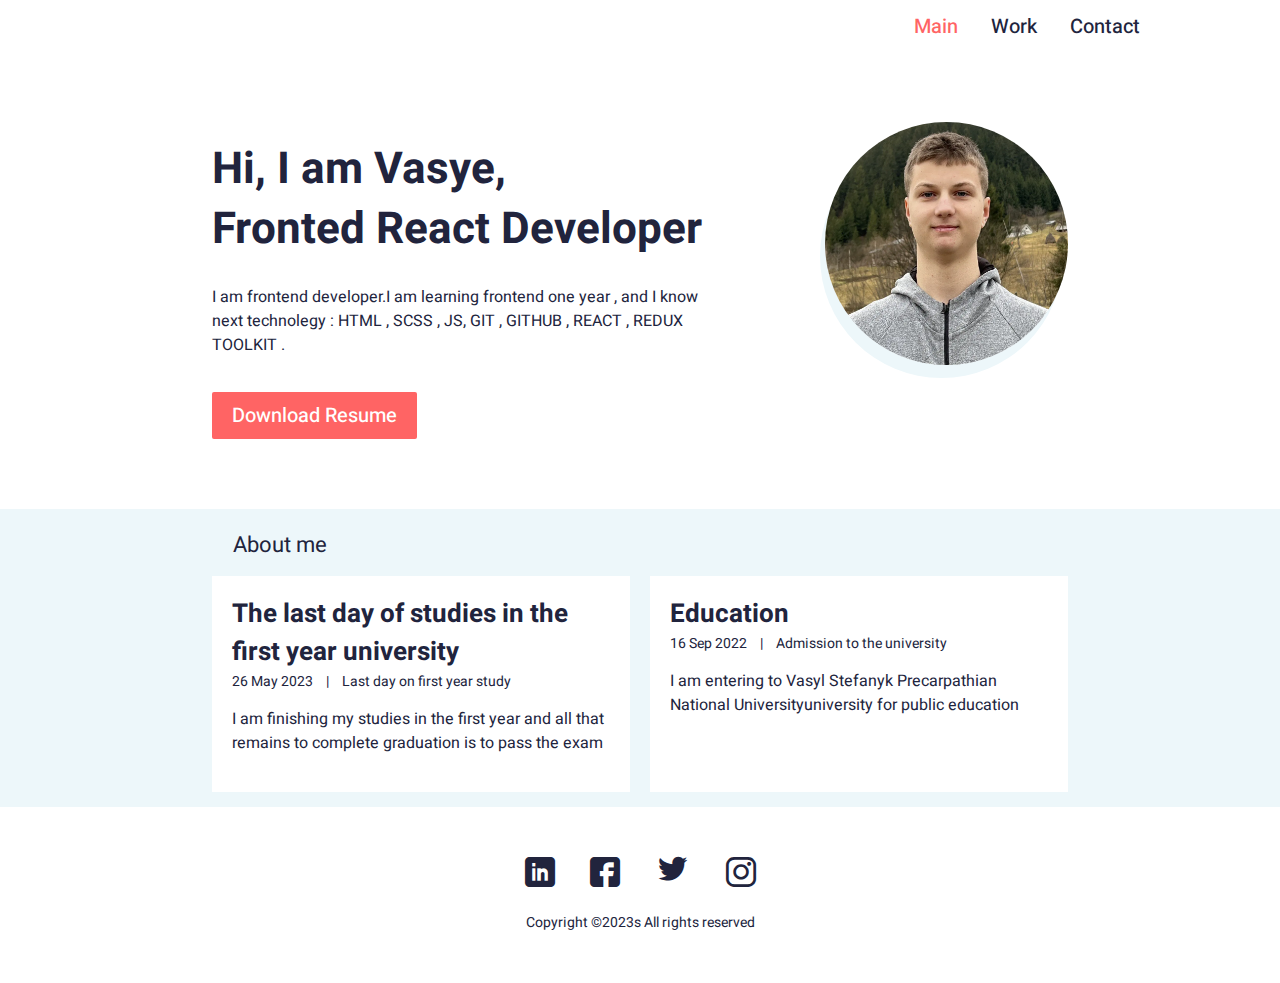
<file: index.html>
<!DOCTYPE html>
<html>
  <head>
  <title>John</title>
  <meta charset="UTF-8" />
  <meta name="format-detection" content="telephone=no" />
  <!-- css file min-->
  
  <!-- <style>body{opacity: 0;}</style> -->
  <link rel="stylesheet" href="css/style.min.css?_v=20230602111033" />
<link href="https://fonts.googleapis.com/css?family=Heebo:regular,500,700,&_v=20230602111033" rel="stylesheet" />
  <!-- <meta name="robots" content="noindex, nofollow"> -->
  <meta name="viewport" content="width=device-width, initial-scale=1.0" />
</head>

  <body>
    <div class="wrapper">
      <header class="header">
  <div class="header__content">
    <div class="header__menu menu">
      <div class="menu__icon icon-menu">
        <span></span>
        <span></span>
        <span></span>
      </div>
      <nav class="menu__body">
        <ul class="menu__list">
          <li class="menu__link _active">
            <a href="index.html">Main</a>
          </li>
          <li class="menu__link ">
            <a href="work.html">Work</a>
          </li>
          <li class="menu__link ">
            <a href="article.html">Contact</a>
          </li>
        </ul>
      </nav>
    </div>
  </div>
</header>

      <main class="page">
        <section class="hello">
          <div class="hello__container">
            <div class="hello__body">
              <div class="hello__content">
                <div class="hello__title title">
                  <h1>
                    Hi, I am Vasye, <br />
                    Fronted React Developer
                  </h1>
                </div>
                <div class="hello__text text">
                  I am frontend developer.I am learning frontend one year , and
                  I know next technolegy : HTML , SCSS , JS, GIT , GITHUB ,
                  REACT , REDUX TOOLKIT .
                </div>
                <div class="hello__button button">
                  <span>Download Resume</span>
                </div>
              </div>

              <picture><source srcset="img/01.webp" type="image/webp"><img class="hello__avatar" src="img/01.jpg" alt="" /></picture>
            </div>
          </div>
        </section>
        <section class="recent-posts">
          <div class="recent-posts__container">
            <div class="recent-posts__header">
              <div class="recent-posts__title title-posts">About me</div>
            </div>
            <div class="recent-posts__items">
              <div class="recent-posts__column">
                <div class="recent-posts__item recent-post">
                  <a class="recent-post__title second-title">
                    The last day of studies in the first year university
                  </a>
                  <div class="recent-post__info">
                    26 May 2023 <span>|</span> Last day on first year study
                  </div>
                  <div class="recent-post__text text">
                    I am finishing my studies in the first year and all that
                    remains to complete graduation is to pass the exam
                  </div>
                </div>
              </div>
              <div class="recent-posts__column">
                <div class="recent-posts__item recent-post">
                  <a class="recent-post__title second-title"> Education </a>
                  <div class="recent-post__info">
                    16 Sep 2022 <span>|</span> Admission to the university
                  </div>
                  <div class="recent-post__text text">
                    I am entering to Vasyl Stefanyk Precarpathian National
                    Universityuniversity for public education
                  </div>
                </div>
              </div>
            </div>
          </div>
        </section>
      </main>

      <footer class="footer">
  <div class="footer__container">
    <div class="footer__social social">
      <a class="social__item _icon-Linkedin04"></a>
      <a class="social__item _icon-fb01"></a>
      <a class="social__item _icon-Group03"></a>
      <a class="social__item _icon-insta02"></a>
    </div>
    <div class="footer__text">Copyright ©2023s All rights reserved</div>
  </div>
</footer>
 <script src="https://code.jquery.com/jquery-3.6.3.min.js?_v=20230602111033"></script>
<script src="js/app.min.js?_v=20230602111033"></script>

    </div>
  </body>
</html>
</file>
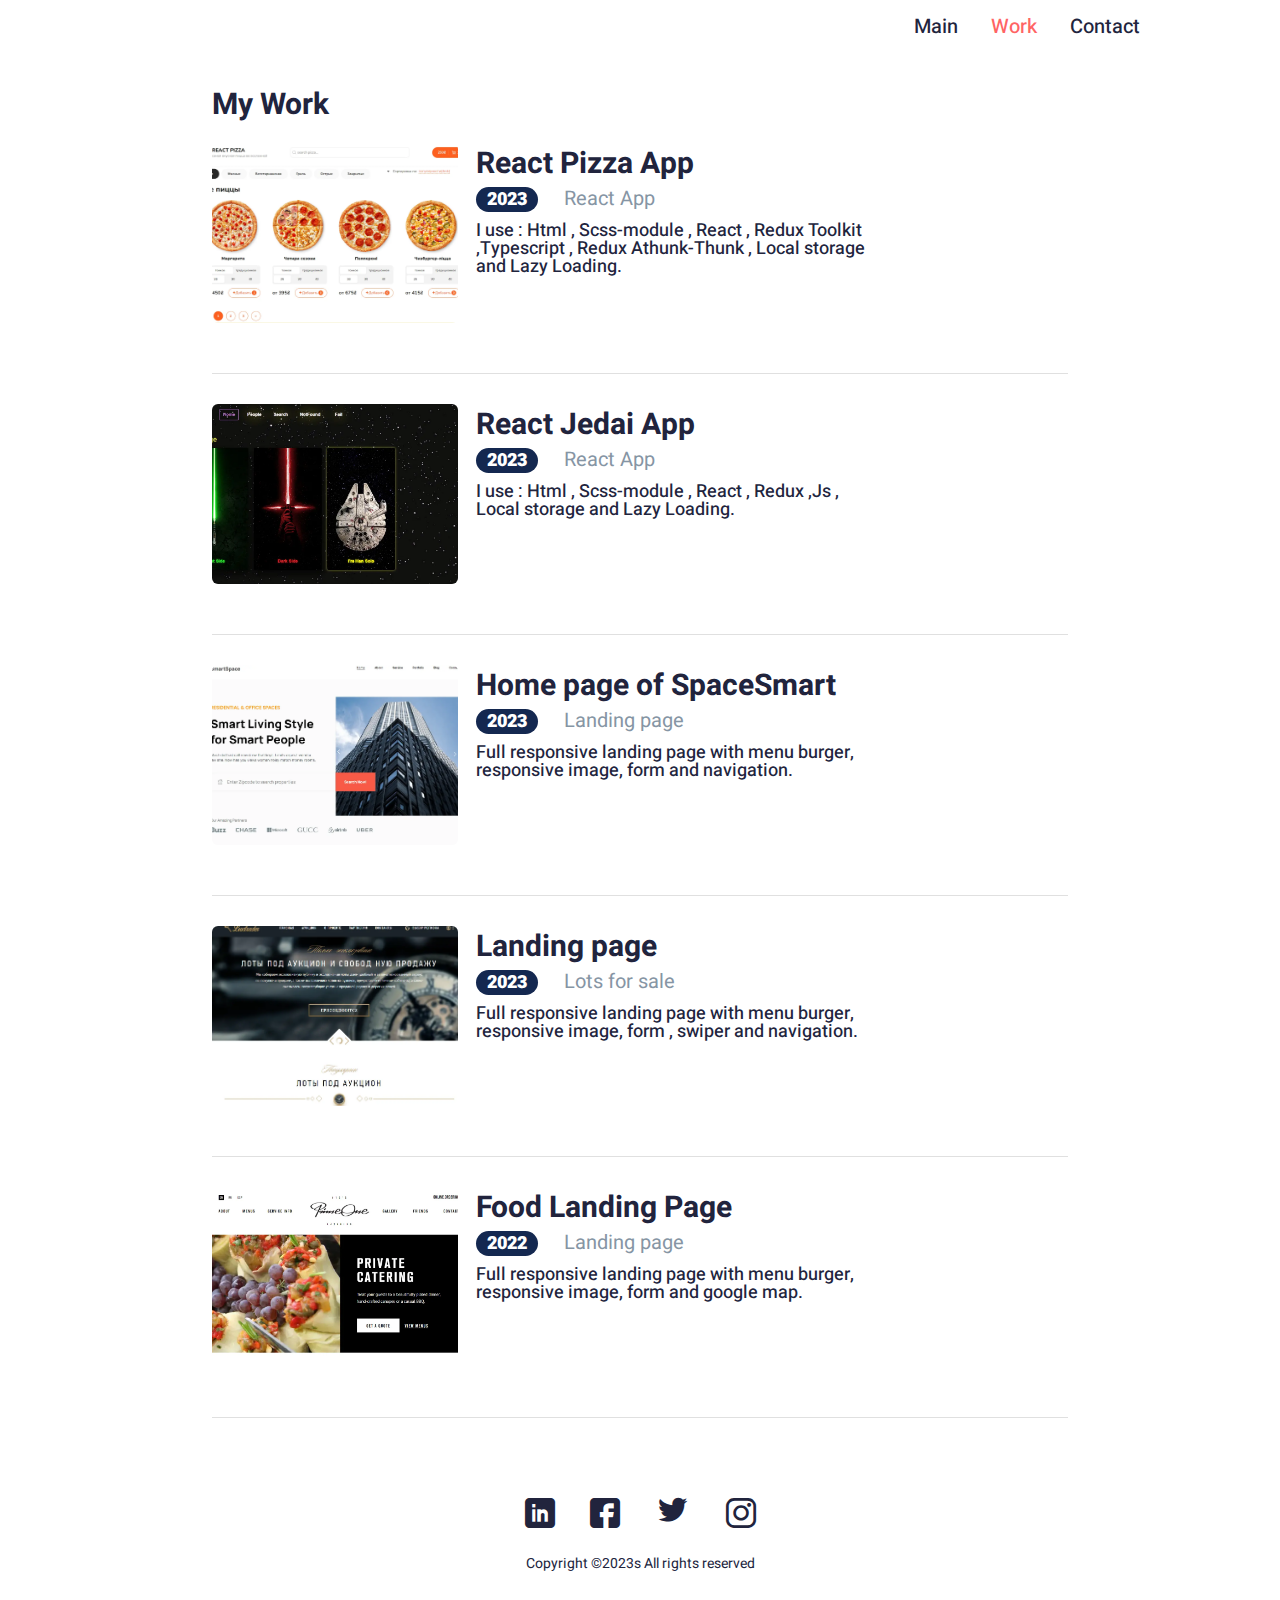
<file: work.html>
<!DOCTYPE html>
<html>
  <head>
  <title>Work</title>
  <meta charset="UTF-8" />
  <meta name="format-detection" content="telephone=no" />
  <!-- css file min-->
  
  <!-- <style>body{opacity: 0;}</style> -->
  <link rel="stylesheet" href="css/style.min.css?_v=20230602111033" />
<link href="https://fonts.googleapis.com/css?family=Heebo:regular,500,700,&_v=20230602111033" rel="stylesheet" />
  <!-- <meta name="robots" content="noindex, nofollow"> -->
  <meta name="viewport" content="width=device-width, initial-scale=1.0" />
</head>

  <body>
    <div class="wrapper">
      <header class="header">
  <div class="header__content">
    <div class="header__menu menu">
      <div class="menu__icon icon-menu">
        <span></span>
        <span></span>
        <span></span>
      </div>
      <nav class="menu__body">
        <ul class="menu__list">
          <li class="menu__link ">
            <a href="index.html">Main</a>
          </li>
          <li class="menu__link _active">
            <a href="work.html">Work</a>
          </li>
          <li class="menu__link ">
            <a href="article.html">Contact</a>
          </li>
        </ul>
      </nav>
    </div>
  </div>
</header>

      <main class="page">
        <div class="work">
          <div class="work__container">
            <div class="work__title title">My Work</div>
            <div class="work__item">
              <a
                class="work__image -ibg"
                href="https://yurchuk-vasyl.github.io/ReactPizzaApp/"
              >
                <picture
                  ><source srcset="img/work/01.webp" type="image/webp" />
                  <img src="img/work/01.png" alt=""
                /></picture>
              </a>
              <div class="work__body">
                <div class="work__subtitle">
                  <a href="https://yurchuk-vasyl.github.io/ReactPizzaApp/">
                    React Pizza App</a
                  >
                </div>
                <div class="work__info">
                  <div class="work__year">2023</div>

                  <div class="work__category">React App</div>
                </div>
                <div class="work__text">
                  I use : Html , Scss-module , React , Redux Toolkit ,Typescript
                  , Redux Athunk-Thunk , Local storage and Lazy Loading.
                </div>
              </div>
            </div>
            <div class="work__item">
              <a
                class="work__image -ibg"
                href="https://yurchuk-vasyl.github.io/ReactJedai/"
              >
                <picture
                  ><source srcset="img/work/05.webp" type="image/webp" />
                  <img src="img/work/05.png" alt=""
                /></picture>
              </a>
              <div class="work__body">
                <div class="work__subtitle">
                  <a href="https://yurchuk-vasyl.github.io/ReactJedai/">
                    React Jedai App</a
                  >
                </div>
                <div class="work__info">
                  <div class="work__year">2023</div>

                  <div class="work__category">React App</div>
                </div>
                <div class="work__text">
                  I use : Html , Scss-module , React , Redux ,Js , Local storage
                  and Lazy Loading.
                </div>
              </div>
            </div>
            <div class="work__item">
              <a
                class="work__image -ibg"
                href="https://vasyl16.github.io/SpaceSmart/"
              >
                <picture
                  ><source srcset="img/work/02.webp" type="image/webp" />
                  <img src="img/work/02.png" alt=""
                /></picture>
              </a>
              <div class="work__body">
                <div class="work__subtitle">
                  <a href="https://vasyl16.github.io/SpaceSmart/">
                    Home page of SpaceSmart</a
                  >
                </div>
                <div class="work__info">
                  <div class="work__year">2023</div>

                  <div class="work__category">Landing page</div>
                </div>
                <div class="work__text">
                  Full responsive landing page with menu burger, responsive
                  image, form and navigation.
                </div>
              </div>
            </div>
            <div class="work__item">
              <a
                class="work__image -ibg"
                href="https://vasyl16.github.io/luxwatch/"
              >
                <picture
                  ><source srcset="img/work/03.webp" type="image/webp" />
                  <img src="img/work/03.png" alt=""
                /></picture>
              </a>
              <div class="work__body">
                <div class="work__subtitle">
                  <a href="https://vasyl16.github.io/luxwatch/">Landing page</a>
                </div>
                <div class="work__info">
                  <div class="work__year">2023</div>

                  <div class="work__category">Lots for sale</div>
                </div>
                <div class="work__text">
                  Full responsive landing page with menu burger, responsive
                  image, form , swiper and navigation.
                </div>
              </div>
            </div>
            <div class="work__item">
              <a
                class="work__image -ibg"
                href="https://vasyl16.github.io/responsive-landing-page/"
              >
                <picture
                  ><source srcset="img/work/04.webp" type="image/webp" />
                  <img src="img/work/04.png" alt=""
                /></picture>
              </a>
              <div class="work__body">
                <div class="work__subtitle">
                  <a href="https://vasyl16.github.io/responsive-landing-page/"
                    >Food Landing Page</a
                  >
                </div>
                <div class="work__info">
                  <div class="work__year">2022</div>

                  <div class="work__category">Landing page</div>
                </div>
                <div class="work__text">
                  Full responsive landing page with menu burger, responsive
                  image, form and google map.
                </div>
              </div>
            </div>
          </div>
        </div>
      </main>

      <footer class="footer">
  <div class="footer__container">
    <div class="footer__social social">
      <a class="social__item _icon-Linkedin04"></a>
      <a class="social__item _icon-fb01"></a>
      <a class="social__item _icon-Group03"></a>
      <a class="social__item _icon-insta02"></a>
    </div>
    <div class="footer__text">Copyright ©2023s All rights reserved</div>
  </div>
</footer>
 <script src="https://code.jquery.com/jquery-3.6.3.min.js?_v=20230602111033"></script>
<script src="js/app.min.js?_v=20230602111033"></script>

    </div>
  </body>
</html>
</file>
<file: css/style.min.css>
@charset "UTF-8";*{padding:0;margin:0;border:0}*,:after,:before{-webkit-box-sizing:border-box;box-sizing:border-box}body,html{height:100%;min-width:320px}body{color:#000;line-height:1;font-family:Heebo;font-size:.875rem;-ms-text-size-adjust:100%;-moz-text-size-adjust:100%;-webkit-text-size-adjust:100%;-webkit-font-smoothing:antialiased;-moz-osx-font-smoothing:grayscale}button,input,textarea{font-family:Heebo;font-size:inherit}button{cursor:pointer;color:inherit;background-color:transparent}a{color:inherit;text-decoration:none}ul li{list-style:none}img{vertical-align:top}h1,h2,h3,h4,h5,h6{font-weight:inherit;font-size:inherit}svg{height:1em;width:1em}svg path{stroke:inherit;fill:inherit}a{cursor:pointer}body{color:#21243d}.lock body{overflow:hidden;-ms-touch-action:none;touch-action:none;-ms-scroll-chaining:none;overscroll-behavior:none}.wrapper{min-height:100vh;display:-webkit-box;display:-ms-flexbox;display:flex;-webkit-box-orient:vertical;-webkit-box-direction:normal;-ms-flex-direction:column;flex-direction:column;overflow:hidden}@supports (overflow:clip){.wrapper{overflow:clip}}.wrapper .page{padding-top:84px}.wrapper>main{-webkit-box-flex:1;-ms-flex:1 1 auto;flex:1 1 auto}.wrapper>*{min-width:0}[class*=__container]{margin:0 auto;max-width:53.5rem}[class*=-ibg]{position:relative}[class*=-ibg] img{position:absolute;width:100%;height:100%;top:0;left:0;-o-object-fit:cover;object-fit:cover}[class*=-ibg_contain] img{-o-object-fit:contain;object-fit:contain}.button{cursor:pointer;display:-webkit-inline-box;display:-ms-inline-flexbox;display:inline-flex;padding:0 20px;height:47px;text-align:center;-webkit-box-align:center;-ms-flex-align:center;align-items:center;-webkit-box-pack:center;-ms-flex-pack:center;justify-content:center;color:#fff;font-weight:500;font-size:20px;line-height:145%;background:#ff6464;border-radius:2px;-webkit-transition:all .3s ease;-o-transition:all .3s ease;transition:all .3s ease}.button._fw{width:100%}.button span{position:relative;z-index:5}.page{padding-top:90px}.title{font-size:44px;font-weight:700;line-height:136.3636363636%}.text{font-weight:400;font-size:16px;line-height:150%}.second-title{font-size:26px;font-weight:700;line-height:146.1538461538%;-webkit-transition:all .3s ease;-o-transition:all .3s ease;transition:all .3s ease}.second-title:hover{color:#ff6464}.title-posts{font-size:22px}.social{display:-webkit-box;display:-ms-flexbox;display:flex;-webkit-box-pack:center;-ms-flex-pack:center;justify-content:center;text-align:center}.social__item{font-size:30px;color:inherit;-webkit-transition:all .3s ease;-o-transition:all .3s ease;transition:all .3s ease;margin-right:35px}.social__item:last-child{margin:0}.social__item:hover{color:#ff6464;cursor:pointer}.header{position:fixed;left:0;top:0;width:100%;background-color:#fff;z-index:3}.header__content{max-width:1044px!important;padding:0 12px;margin:0 auto}.header__menu{height:84px;padding:0 10px;-webkit-box-align:center;-ms-flex-align:center;align-items:center;display:-webkit-box;display:-ms-flexbox;display:flex;-webkit-box-pack:end;-ms-flex-pack:end;justify-content:flex-end}.menu__list li{margin-bottom:30px}.menu__list li:last-child{margin:0}.menu__list li{-webkit-transition:all .3s ease;-o-transition:all .3s ease;transition:all .3s ease;cursor:pointer}.menu__list li:hover{color:#ff6464}.menu ._active{color:#ff6464}.menu__link{font-weight:500;font-size:20px}.icon-menu{display:none}.footer{text-align:center;padding:50px 0}.footer__social{margin-bottom:25px}.footer__text{font-size:14px;line-height:150%}.hello{padding-top:38px;padding-bottom:70px}.hello__body{display:-webkit-box;display:-ms-flexbox;display:flex;-webkit-box-align:start;-ms-flex-align:start;align-items:flex-start}.hello__content{-webkit-box-flex:1;-ms-flex:1 1 auto;flex:1 1 auto;-webkit-box-pack:center;-ms-flex-pack:center;justify-content:center;padding-right:115px;padding-top:18px}.hello__content :last-child{margin-bottom:0}.hello__title{margin-bottom:25px}.hello__text{margin-bottom:35px}.hello__button{margin-bottom:25px}.hello__avatar{-webkit-box-flex:0;-ms-flex:0 0 243px;flex:0 0 243px;position:relative;z-index:5;width:243px;height:243px;-o-object-fit:cover;object-fit:cover;-o-object-position:center;object-position:center;border-radius:50%;overflow:hidden;-webkit-box-shadow:-5px 13px 0 0 #edf7fa;box-shadow:-5px 13px 0 0 #edf7fa}.recent-posts{background-color:#edf7fa;padding:25px 0 15px}.recent-posts__header{display:-webkit-box;display:-ms-flexbox;display:flex;margin-bottom:20px}.recent-posts__title{-webkit-box-flex:1;-ms-flex:1 1 auto;flex:1 1 auto;padding-left:21px}.recent-posts__view-all{-webkit-box-flex:0;-ms-flex:0 0 auto;flex:0 0 auto;font-size:16px;color:#00a8cc}.recent-posts__items{margin:0 -10px}.recent-posts__column{padding:0 10px;-webkit-box-flex:0;-ms-flex:0 1 50%;flex:0 1 50%}.recent-posts__item{height:100%;background-color:#fff;margin-bottom:17px}.recent-post{padding:20px}.recent-post :last-child{margin-bottom:0}.recent-post__title{margin:0 0 17px}.recent-post__info{font-style:18px;line-height:144.4444444444%;margin-bottom:15px}.recent-post__info span{margin:0 10px}.featured-works__title{display:block;padding:30px 0 80px}.works__item{border-bottom:1px solid #e0e0e0;padding-bottom:50px;margin-bottom:30px}.works__image{display:block;-webkit-box-flex:0;-ms-flex:0 0 246px;flex:0 0 246px;border-radius:6px;min-height:180px}.works__body{-webkit-box-flex:1;-ms-flex:1 1 auto;flex:1 1 auto;padding-left:18px}.works__subtitle{font-size:30px;font-weight:700;line-height:146.6666666667%}.works__title{font-weight:700;font-size:30px;line-height:146.6666666667%;margin-bottom:15px}.works__info{margin-bottom:10px;-webkit-box-pack:start;-ms-flex-pack:start;justify-content:flex-start;-webkit-box-align:center;-ms-flex-align:center;align-items:center;display:-webkit-box;display:-ms-flexbox;display:flex}.works__year{-webkit-box-pack:center;-ms-flex-pack:center;justify-content:center;-webkit-box-align:center;-ms-flex-align:center;align-items:center;display:-webkit-inline-box;display:-ms-inline-flexbox;display:inline-flex;background:#142850;border-radius:16px;width:62px;height:25px;margin-right:26px;color:#fff;font-size:18px;font-weight:900;line-height:25px}.works__category{font-size:20px;color:#8695a4}.works__text{max-width:410px}[class*=_icon-]:before{font-family:icons;font-style:normal;font-weight:400;font-variant:normal;text-transform:none;line-height:1;-webkit-font-smoothing:antialiased;-moz-osx-font-smoothing:grayscale}[class*=_icon-]:before{display:block}._icon-Linkedin04:before{content:"\e900"}._icon-fb01:before{content:"\e901"}._icon-Group03:before{content:"\e902"}._icon-insta02:before{content:"\e903"}@font-face{font-family:icons;font-display:swap;src:url(../fonts/icons.woff2) format("woff2"),url(../fonts/icons.woff) format("woff");font-weight:400;font-style:normal}.work__item{border-bottom:1px solid #e0e0e0;padding-bottom:50px;margin-bottom:30px}.work__image{display:block;-webkit-box-flex:0;-ms-flex:0 0 246px;flex:0 0 246px;border-radius:6px;min-height:180px;overflow:hidden}.work__image img{-webkit-transition:all ease .3s;-o-transition:all ease .3s;transition:all ease .3s}.work__image img:hover{-webkit-transform:scale(1.2);-ms-transform:scale(1.2);transform:scale(1.2)}.work__body{-webkit-box-flex:1;-ms-flex:1 1 auto;flex:1 1 auto;padding-left:18px}.work__subtitle{font-size:30px;font-weight:700;line-height:146.6666666667%;-webkit-transition:all ease .3s;-o-transition:all ease .3s;transition:all ease .3s}.work__subtitle:hover{color:#ff6464}.work__title{font-weight:700;font-size:30px;line-height:146.6666666667%;margin-bottom:15px}.work__info{margin-bottom:10px;-webkit-box-pack:start;-ms-flex-pack:start;justify-content:flex-start;-webkit-box-align:center;-ms-flex-align:center;align-items:center;display:-webkit-box;display:-ms-flexbox;display:flex}.work__year{-webkit-box-pack:center;-ms-flex-pack:center;justify-content:center;-webkit-box-align:center;-ms-flex-align:center;align-items:center;display:-webkit-inline-box;display:-ms-inline-flexbox;display:inline-flex;background:#142850;border-radius:16px;width:62px;height:25px;margin-right:26px;color:#fff;font-size:18px;font-weight:900;line-height:25px}.work__category{font-size:20px;color:#8695a4}.work__text{font-size:18px;font-weight:500;max-width:410px}.article{max-width:700px;margin:0 auto;padding:0 10px 30px;font-weight:900}.article__title{font-size:34px;font-weight:700;line-height:147.0588235294%;margin-bottom:30px}.article__item{font-size:20px;margin-left:25px;line-height:125%;-ms-flex-item-align:center;-ms-grid-row-align:center;align-self:center;margin-bottom:20px}@media (min-width:47.99875em){.header{z-index:50}.menu__list{display:-webkit-box;display:-ms-flexbox;display:flex}.menu__list li{margin-right:33px}.recent-posts__items{display:-webkit-box;display:-ms-flexbox;display:flex}.works__item{display:-webkit-box;display:-ms-flexbox;display:flex}.work__item{display:-webkit-box;display:-ms-flexbox;display:flex}}@media (max-width:55.375em){[class*=__container]{max-width:46.875rem}.hello{padding:0 0 60px}.hello__content{padding-right:50px}}@media (max-width:47.99875em){[class*=__container]{max-width:none;padding:0 .9375rem}.page{padding-top:30px}.title{font-size:32px}.second-title{font-size:22px}.title-posts{font-size:18px;text-align:center;display:inline-block}.header__menu{height:50px}.menu__body{background-color:#fff;position:fixed;left:-200%;width:100%;height:100%;top:0;overflow:auto;padding:300px 10px 30px;border-color:#c7c2c2;-webkit-transition:all .8s ease;-o-transition:all .8s ease;transition:all .8s ease;z-index:100}.menu__body._active{left:0}.menu__link{font-size:40px;text-align:center}.icon-menu{display:block;position:relative;width:1.875rem;height:1.125rem;z-index:110}.icon-menu span,.icon-menu::after,.icon-menu::before{content:"";-webkit-transition:all .3s ease 0s;-o-transition:all .3s ease 0s;transition:all .3s ease 0s;right:0;position:absolute;width:100%;height:.125rem;background-color:#000}.icon-menu::before{top:0}.icon-menu::after{bottom:0}.icon-menu span{top:calc(50% - .0625rem)}.menu-open .icon-menu span{width:0}.menu-open .icon-menu::before{top:calc(50% - .0625rem);-webkit-transform:rotate(-45deg);-ms-transform:rotate(-45deg);transform:rotate(-45deg)}.menu-open .icon-menu::after{bottom:calc(50% - .0625rem);-webkit-transform:rotate(45deg);-ms-transform:rotate(45deg);transform:rotate(45deg)}.footer{padding:25px 0}.hello__body{-webkit-box-orient:vertical;-webkit-box-direction:reverse;-ms-flex-direction:column-reverse;flex-direction:column-reverse;-webkit-box-align:center;-ms-flex-align:center;align-items:center}.hello__content{text-align:center;padding:40px 0 0}.hello__title{margin-bottom:20px}.hello__text{margin-bottom:25px;padding:0 10px}.hello__avatar{width:170px;height:170px}.recent-posts{padding-bottom:25px;padding-top:10px}.recent-posts__view-all{display:none}.recent-post__title{margin-bottom:10px}.recent-post__info{font-size:16px}.featured-works__title{padding:30px 0}.works__item{padding-bottom:20px}.works__image{padding-bottom:20px}.works__body{padding:0}.works__subtitle{font-size:24px;padding-bottom:10px}.works__title{font-size:30px;margin-top:10px}.works__year{font-size:16px;width:62px}.works__category{font-size:16px}.works__text{max-width:none}.work__item{padding-bottom:20px}.work__image{padding-bottom:20px}.work__body{padding:0}.work__subtitle{font-size:24px;padding-bottom:10px}.work__title{font-size:30px;margin-top:10px}.work__year{font-size:16px;width:62px}.work__category{font-size:16px}.work__text{max-width:none}.article__title{font-size:30px}.article__item{font-size:18px}}@media (max-width:47.99875em) and (any-hover:none){.icon-menu{cursor:default}}@media (max-width:29.99875em){.works__item{padding-bottom:10px}.work__item{padding-bottom:10px}.article__item{max-width:220px}}@media (any-hover:hover){.button:hover{background-color:#c04e4e}}
</file>
